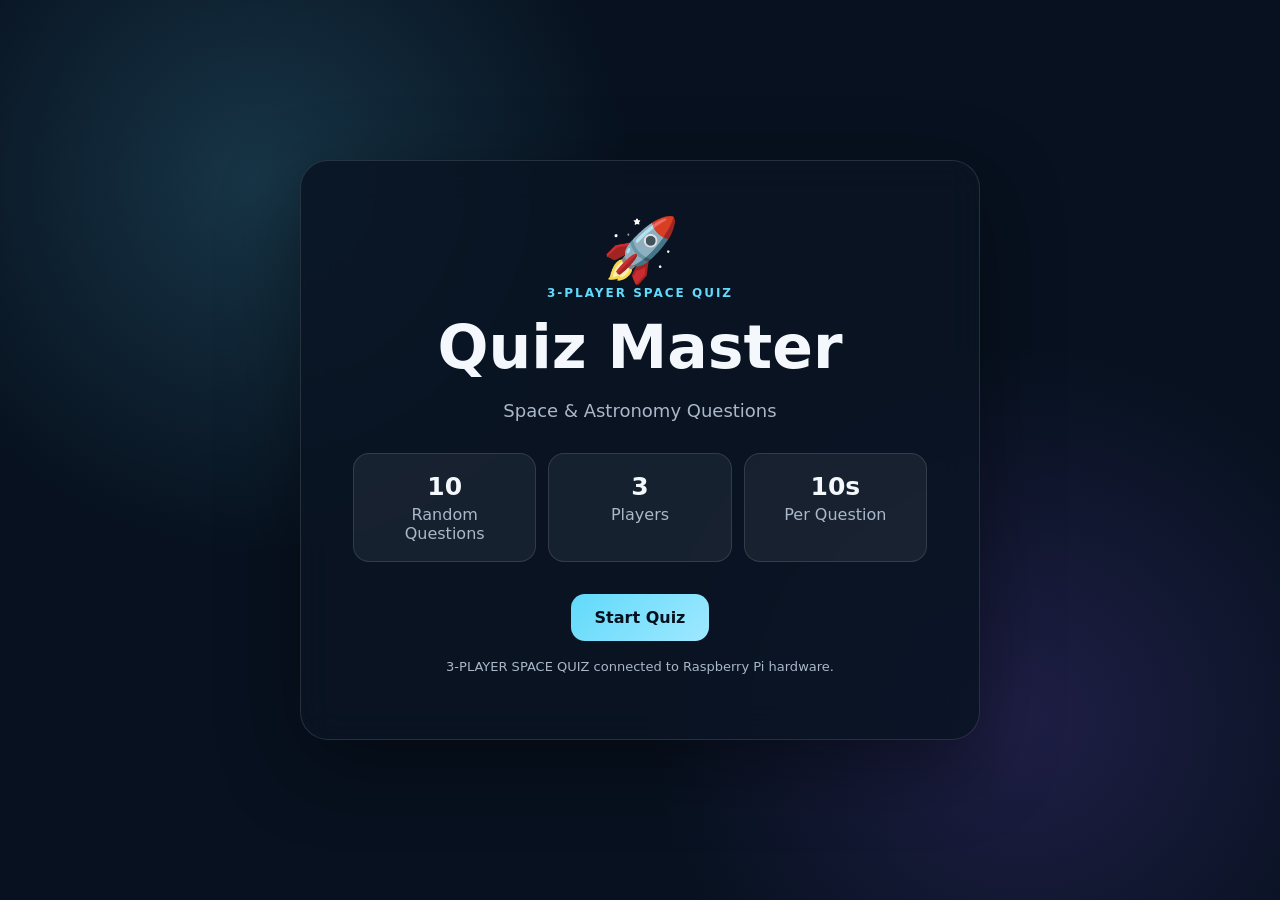
<file: index.html>
<!DOCTYPE html>
<html lang="en">

<head>
    <meta charset="UTF-8">
    <meta name="viewport" content="width=device-width, initial-scale=1.0">
    <title>Space Quiz Master - 3 Player</title>
    <link rel="stylesheet" href="style.css">
</head>

<body>

    <div id="app">

        <!-- ================= WELCOME SCREEN ================= -->
        <section class="screen welcome-screen">
            <div class="card welcome-card">
                <div class="logo">🚀</div>
                <div class="eyebrow">3-PLAYER SPACE QUIZ</div>
                <h1>Quiz Master</h1>
                <p class="subtitle">Space & Astronomy Questions</p>

                <div class="feature-grid">
                    <div>
                        <strong>10</strong>
                        <span>Random Questions</span>
                    </div>
                    <div>
                        <strong>3</strong>
                        <span>Players</span>
                    </div>
                    <div>
                        <strong>10s</strong>
                        <span>Per Question</span>
                    </div>
                </div>

                <button class="btn primary" id="start-btn">Start Quiz</button>
                <div class="small">3-PLAYER SPACE QUIZ connected to Raspberry Pi hardware .</div>
            </div>
        </section>

        <!-- ================= QUIZ SCREEN ================= -->
        <section class="screen quiz-screen" style="display: none;">
            <div class="overlay"></div>

            <div class="topbar">
                <div class="brand">🚀 <span>Quiz Master</span></div>

                <div class="progress-info">
                    <strong>Question <span id="current-q">1</span> / <span id="total-q">10</span></strong>
                    <div class="progress">
                        <i id="progress-bar" style="width: 10%;"></i>
                    </div>
                </div>

                <div class="timer" id="timer">15s</div>
            </div>

            <div class="question-card">
                <!-- QUESTION IMAGE CONTAINER -->
                <div class="question-image-container">
                    <img id="question-img" src="https://images.unsplash.com/photo-1614728894747-a83421e2b9c9?auto=format&fit=crop&w=1200&q=80" alt="Question Image">
                </div>

                <div class="question-tag">SPACE QUIZ</div>
                <h1 id="question-text">Which is the hottest planet in our Solar System?</h1>

                <div class="players-grid">

                    <!-- Player 1 Panel -->
                    <div class="player-panel" id="player-1-panel">
                        <div class="player-head">
                            <div class="player-badge">P1</div>
                            <div>
                                <h2>Player 1</h2>
                                <span class="status" id="p1-status">Waiting for answer</span>
                            </div>
                            <div class="live-score" id="p1-score">0</div>
                        </div>

                        <div class="options">
                            <button class="option" data-player="1" data-option="A">
                                <span class="letter">A</span>
                                <span>Mercury</span>
                            </button>
                            <button class="option" data-player="1" data-option="B">
                                <span class="letter">B</span>
                                <span>Venus</span>
                            </button>
                            <button class="option" data-player="1" data-option="C">
                                <span class="letter">C</span>
                                <span>Mars</span>
                            </button>
                            <button class="option" data-player="1" data-option="D">
                                <span class="letter">D</span>
                                <span>Jupiter</span>
                            </button>
                        </div>
                    </div>

                    <!-- Player 2 Panel -->
                    <div class="player-panel" id="player-2-panel">
                        <div class="player-head">
                            <div class="player-badge">P2</div>
                            <div>
                                <h2>Player 2</h2>
                                <span class="status" id="p2-status">Waiting for answer</span>
                            </div>
                            <div class="live-score" id="p2-score">0</div>
                        </div>

                        <div class="options">
                            <button class="option" data-player="2" data-option="A">
                                <span class="letter">A</span>
                                <span>Mercury</span>
                            </button>
                            <button class="option" data-player="2" data-option="B">
                                <span class="letter">B</span>
                                <span>Venus</span>
                            </button>
                            <button class="option" data-player="2" data-option="C">
                                <span class="letter">C</span>
                                <span>Mars</span>
                            </button>
                            <button class="option" data-player="2" data-option="D">
                                <span class="letter">D</span>
                                <span>Jupiter</span>
                            </button>
                        </div>
                    </div>

                    <!-- Player 3 Panel -->
                    <div class="player-panel" id="player-3-panel">
                        <div class="player-head">
                            <div class="player-badge">P3</div>
                            <div>
                                <h2>Player 3</h2>
                                <span class="status" id="p3-status">Waiting for answer</span>
                            </div>
                            <div class="live-score" id="p3-score">0</div>
                        </div>

                        <div class="options">
                            <button class="option" data-player="3" data-option="A">
                                <span class="letter">A</span>
                                <span>Mercury</span>
                            </button>
                            <button class="option" data-player="3" data-option="B">
                                <span class="letter">B</span>
                                <span>Venus</span>
                            </button>
                            <button class="option" data-player="3" data-option="C">
                                <span class="letter">C</span>
                                <span>Mars</span>
                            </button>
                            <button class="option" data-player="3" data-option="D">
                                <span class="letter">D</span>
                                <span>Jupiter</span>
                            </button>
                        </div>
                    </div>

                </div>
            </div>
        </section>

        <!-- ================= RESULT SCREEN ================= -->
        <section class="screen result-screen" style="display: none;">
            <div class="result-card">
                <div class="trophy">🏆</div>
                <div class="eyebrow">GAME OVER</div>
                <h1>Final Standings</h1>

                <div class="leaderboard">
                    <div class="leader-row">
                        <div class="rank">🥇</div>
                        <div class="rank-name">
                            <strong>Player 2</strong>
                            <span>Winner</span>
                        </div>
                        <div class="rank-score">800 <small>pts</small></div>
                    </div>

                    <div class="leader-row">
                        <div class="rank">🥈</div>
                        <div class="rank-name">
                            <strong>Player 1</strong>
                            <span>Runner Up</span>
                        </div>
                        <div class="rank-score">650 <small>pts</small></div>
                    </div>

                    <div class="leader-row">
                        <div class="rank">🥉</div>
                        <div class="rank-name">
                            <strong>Player 3</strong>
                            <span>3rd Place</span>
                        </div>
                        <div class="rank-score">400 <small>pts</small></div>
                    </div>
                </div>

                <div class="result-actions">
                    <button class="btn primary" id="restart-btn">Play Again</button>
                </div>

                <div class="review">
                    <h2>Answer Breakdown</h2>
                    <div class="review-tabs">
                        <button class="active">Player 1</button>
                        <button>Player 2</button>
                        <button>Player 3</button>
                    </div>

                    <div class="review-row">
                        <strong>Q1. Which is the hottest planet in our Solar System?</strong>
                        <p>Your Answer: Venus <span class="ok">✓ Correct</span></p>
                    </div>
                    <div class="review-row">
                        <strong>Q2. What is the largest planet in our Solar System?</strong>
                        <p>Your Answer: Saturn <span class="bad">✗ Incorrect (Correct: Jupiter)</span></p>
                    </div>
                </div>
            </div>
        </section>

    </div>

    <script src="script.js"></script>

</body>

</html>
</file>
<file: style.css>
*,
*::before,
*::after {
    box-sizing: border-box;
}

:root {
    --bg: #07111f;
    --panel: rgba(10, 20, 36, 0.86);
    --panel2: rgba(18, 31, 52, 0.94);
    --text: #f4f7fb;
    --muted: #aab8ca;
    --accent: #61dafb;
    --accent2: #8b5cf6;
    --good: #37d67a;
    --bad: #ff6577;
    --border: rgba(255, 255, 255, 0.12);
}

body {
    margin: 0;
    min-height: 100vh;
    font-family: Inter, system-ui, -apple-system, BlinkMacSystemFont, "Segoe UI", sans-serif;
    background-color: var(--bg);
    color: var(--text);
}

button {
    font: inherit;
}

/* Base screen layout & background image support */
.screen {
    min-height: 100vh;
    padding: 24px;
    display: flex;
    flex-direction: column;
    justify-content: center;
    align-items: center;
    position: relative;
    background-size: cover;
    background-position: center;
    background-repeat: no-repeat;
}

/* Welcome screen fallback gradients */
.welcome-screen {
    background-color: #07111f;
    background-image:
        radial-gradient(circle at 20% 20%, rgba(97, 218, 251, 0.18), transparent 30%),
        radial-gradient(circle at 80% 80%, rgba(139, 92, 246, 0.18), transparent 30%);
}

.card,
.question-card,
.result-card {
    position: relative;
    z-index: 2;
    border: 1px solid var(--border);
    background: var(--panel);
    backdrop-filter: blur(18px);
    -webkit-backdrop-filter: blur(18px);
    box-shadow: 0 25px 80px rgba(0, 0, 0, 0.38);
    border-radius: 28px;
}

.welcome-card {
    width: min(680px, 100%);
    padding: 52px;
    text-align: center;
}

.logo {
    font-size: 62px;
}

.eyebrow {
    color: var(--accent);
    font-size: 12px;
    font-weight: 800;
    letter-spacing: 2px;
}

h1 {
    font-size: clamp(34px, 5vw, 60px);
    margin: 12px 0;
}

.subtitle {
    color: var(--muted);
    font-size: 18px;
}

.feature-grid {
    display: grid;
    grid-template-columns: repeat(3, 1fr);
    gap: 12px;
    margin: 32px 0;
}

.feature-grid div {
    padding: 18px;
    background: rgba(255, 255, 255, 0.06);
    border: 1px solid var(--border);
    border-radius: 16px;
}

.feature-grid strong,
.feature-grid span {
    display: block;
}

.feature-grid strong {
    font-size: 25px;
}

.feature-grid span {
    color: var(--muted);
    margin-top: 4px;
}

.btn {
    border: 0;
    border-radius: 14px;
    padding: 14px 24px;
    font-weight: 800;
    cursor: pointer;
    transition: transform 0.2s, background-color 0.2s;
}

.btn:hover {
    transform: translateY(-2px);
}

.primary {
    color: #04101d;
    background: linear-gradient(135deg, var(--accent), #9fe8ff);
}

.secondary {
    color: white;
    background: rgba(255, 255, 255, 0.1);
    border: 1px solid var(--border);
}

.small {
    color: var(--muted);
    font-size: 13px;
    margin-top: 18px;
}

/* Quiz Screen Layout - Centered */
.quiz-screen {
    justify-content: center;
    align-items: center;
    padding: 24px;
    min-height: 100vh;
}

/* Semi-transparent overlay so background images stay visible */
.overlay {
    position: absolute;
    inset: 0;
    background: linear-gradient(180deg, rgba(3, 8, 17, 0.45), rgba(3, 8, 17, 0.75));
    pointer-events: none;
    z-index: 1;
}

.topbar {
    width: min(1000px, 100%);
    z-index: 3;
    display: grid;
    grid-template-columns: 1fr 2fr auto;
    align-items: center;
    gap: 24px;
    margin: 0 auto;
}

.brand {
    font-weight: 900;
    font-size: 22px;
}

.brand span {
    color: var(--accent);
}

.progress-info {
    text-align: center;
}

.progress-info strong {
    font-size: 14px;
}

.progress {
    height: 7px;
    background: rgba(255, 255, 255, 0.12);
    border-radius: 10px;
    overflow: hidden;
    margin-top: 9px;
}

.progress i {
    display: block;
    height: 100%;
    background: linear-gradient(90deg, var(--accent), var(--accent2));
    border-radius: inherit;
}

.timer {
    min-width: 64px;
    padding: 12px 15px;
    border-radius: 13px;
    background: rgba(255, 255, 255, 0.1);
    text-align: center;
    font-weight: 900;
}

.timer.warning {
    color: #ffb4bc;
}

/* Question Container Card */
.question-card {
    width: min(1000px, 100%);
    margin: 20px auto 0;
    padding: 30px;
    display: flex;
    flex-direction: column;
    align-items: center;
    text-align: center;
}

/* Larger Responsive Image Container */
.question-image-container,
.question-image {
    width: 100%;
    max-width: 780px;
    height: 380px;
    margin: 0 auto 20px;
    border-radius: 18px;
    overflow: hidden;
    display: flex;
    justify-content: center;
    align-items: center;
    background: rgba(0, 0, 0, 0.4);
    border: 1px solid var(--border);
}

.question-image-container img,
.question-image img,
img.question-img,
.question-card img {
    width: 100%;
    height: 100%;
    object-fit: contain;
    border-radius: 16px;
    display: block;
}

.question-tag {
    color: var(--accent);
    font-weight: 800;
    font-size: 12px;
    letter-spacing: 2px;
    text-transform: uppercase;
    margin-bottom: 8px;
    width: 100%;
    text-align: center;
}

.question-card h1 {
    font-size: clamp(22px, 2.8vw, 36px);
    margin: 4px 0 24px;
    text-align: center;
    width: 100%;
}

/* Multi-Player Grid Layout */
.players-grid {
    width: 100%;
    display: grid;
    grid-template-columns: repeat(3, 1fr);
    gap: 18px;
    margin-top: 10px;
}

.player-panel {
    background: var(--panel2);
    border: 1px solid var(--border);
    border-radius: 20px;
    padding: 18px;
    text-align: left;
}

.player-panel.locked {
    border-color: rgba(55, 214, 122, 0.35);
}

.player-head {
    display: grid;
    grid-template-columns: auto 1fr auto;
    gap: 12px;
    align-items: center;
    margin-bottom: 14px;
}

.player-badge {
    width: 42px;
    height: 42px;
    display: grid;
    place-items: center;
    border-radius: 12px;
    background: linear-gradient(135deg, var(--accent2), #4f46e5);
    font-weight: 900;
}

.player-head h2 {
    margin: 0;
    font-size: 18px;
}

.status {
    color: var(--muted);
    font-size: 12px;
}

.live-score {
    font-size: 24px;
}

.options {
    display: grid;
    gap: 9px;
}

.option {
    display: flex;
    align-items: center;
    gap: 10px;
    text-align: left;
    padding: 12px;
    border: 1px solid var(--border);
    border-radius: 12px;
    background: rgba(255, 255, 255, 0.045);
    color: var(--text);
    cursor: pointer;
    transition: background-color 0.2s, border-color 0.2s;
}

.option .letter {
    width: 30px;
    height: 30px;
    display: grid;
    place-items: center;
    flex-shrink: 0;
    border-radius: 8px;
    background: rgba(255, 255, 255, 0.09);
    font-weight: 900;
}

.option:hover:not(:disabled) {
    background: rgba(97, 218, 251, 0.12);
}

.option.selected {
    border-color: var(--accent);
    background: rgba(97, 218, 251, 0.16);
}

.option:disabled {
    cursor: default;
    opacity: 0.82;
}

/* Results Screen */
.result-screen {
    background-color: #07111f;
    background-image: radial-gradient(circle at 50% 10%, rgba(97, 218, 251, 0.15), transparent 30%);
}

.result-card {
    width: min(850px, 100%);
    padding: 44px;
    text-align: center;
}

.trophy {
    font-size: 70px;
}

.leaderboard {
    margin: 28px 0;
    display: grid;
    gap: 12px;
}

.leader-row {
    display: grid;
    grid-template-columns: 50px 1fr auto;
    align-items: center;
    gap: 14px;
    padding: 16px;
    border-radius: 16px;
    background: rgba(255, 255, 255, 0.06);
    text-align: left;
}

.rank {
    font-size: 25px;
    font-weight: 900;
    text-align: center;
}

.rank-name strong,
.rank-name span {
    display: block;
}

.rank-name span {
    color: var(--muted);
    font-size: 13px;
    margin-top: 3px;
}

.rank-score {
    font-size: 28px;
    font-weight: 900;
}

.rank-score small {
    color: var(--muted);
    font-size: 13px;
}

.result-actions {
    display: flex;
    gap: 12px;
    justify-content: center;
    flex-wrap: wrap;
}

.review {
    margin-top: 28px;
    text-align: left;
}

.review h2 {
    text-align: center;
}

.review-tabs {
    display: flex;
    gap: 8px;
    justify-content: center;
    flex-wrap: wrap;
    margin: 15px 0;
}

.review-tabs button {
    padding: 9px 13px;
    border-radius: 10px;
    border: 1px solid var(--border);
    background: rgba(255, 255, 255, 0.06);
    color: var(--text);
    cursor: pointer;
}

.review-tabs button.active {
    background: var(--accent);
    color: #04101d;
    font-weight: bold;
}

.review-row {
    padding: 14px;
    margin: 8px 0;
    border-radius: 12px;
    background: rgba(255, 255, 255, 0.045);
}

.review-row p {
    margin: 7px 0 0;
    color: var(--muted);
    font-size: 13px;
}

.ok {
    color: var(--good);
    margin-left: 8px;
}

.bad {
    color: var(--bad);
    margin-left: 8px;
}

/* Media Queries */
@media (max-width: 1000px) {
    .topbar {
        grid-template-columns: 1fr auto;
    }

    .progress-info {
        grid-column: 1 / -1;
        grid-row: 2;
    }

    .players-grid {
        grid-template-columns: 1fr;
    }

    .question-image-container,
    .question-image {
        height: 280px;
    }
}

@media (max-width: 600px) {
    .screen {
        padding: 12px;
    }

    .welcome-card,
    .question-card,
    .result-card {
        padding: 22px;
    }

    .feature-grid {
        grid-template-columns: 1fr;
    }

    .brand {
        font-size: 17px;
    }

    .question-image-container,
    .question-image {
        height: 200px;
    }
}
</file>
